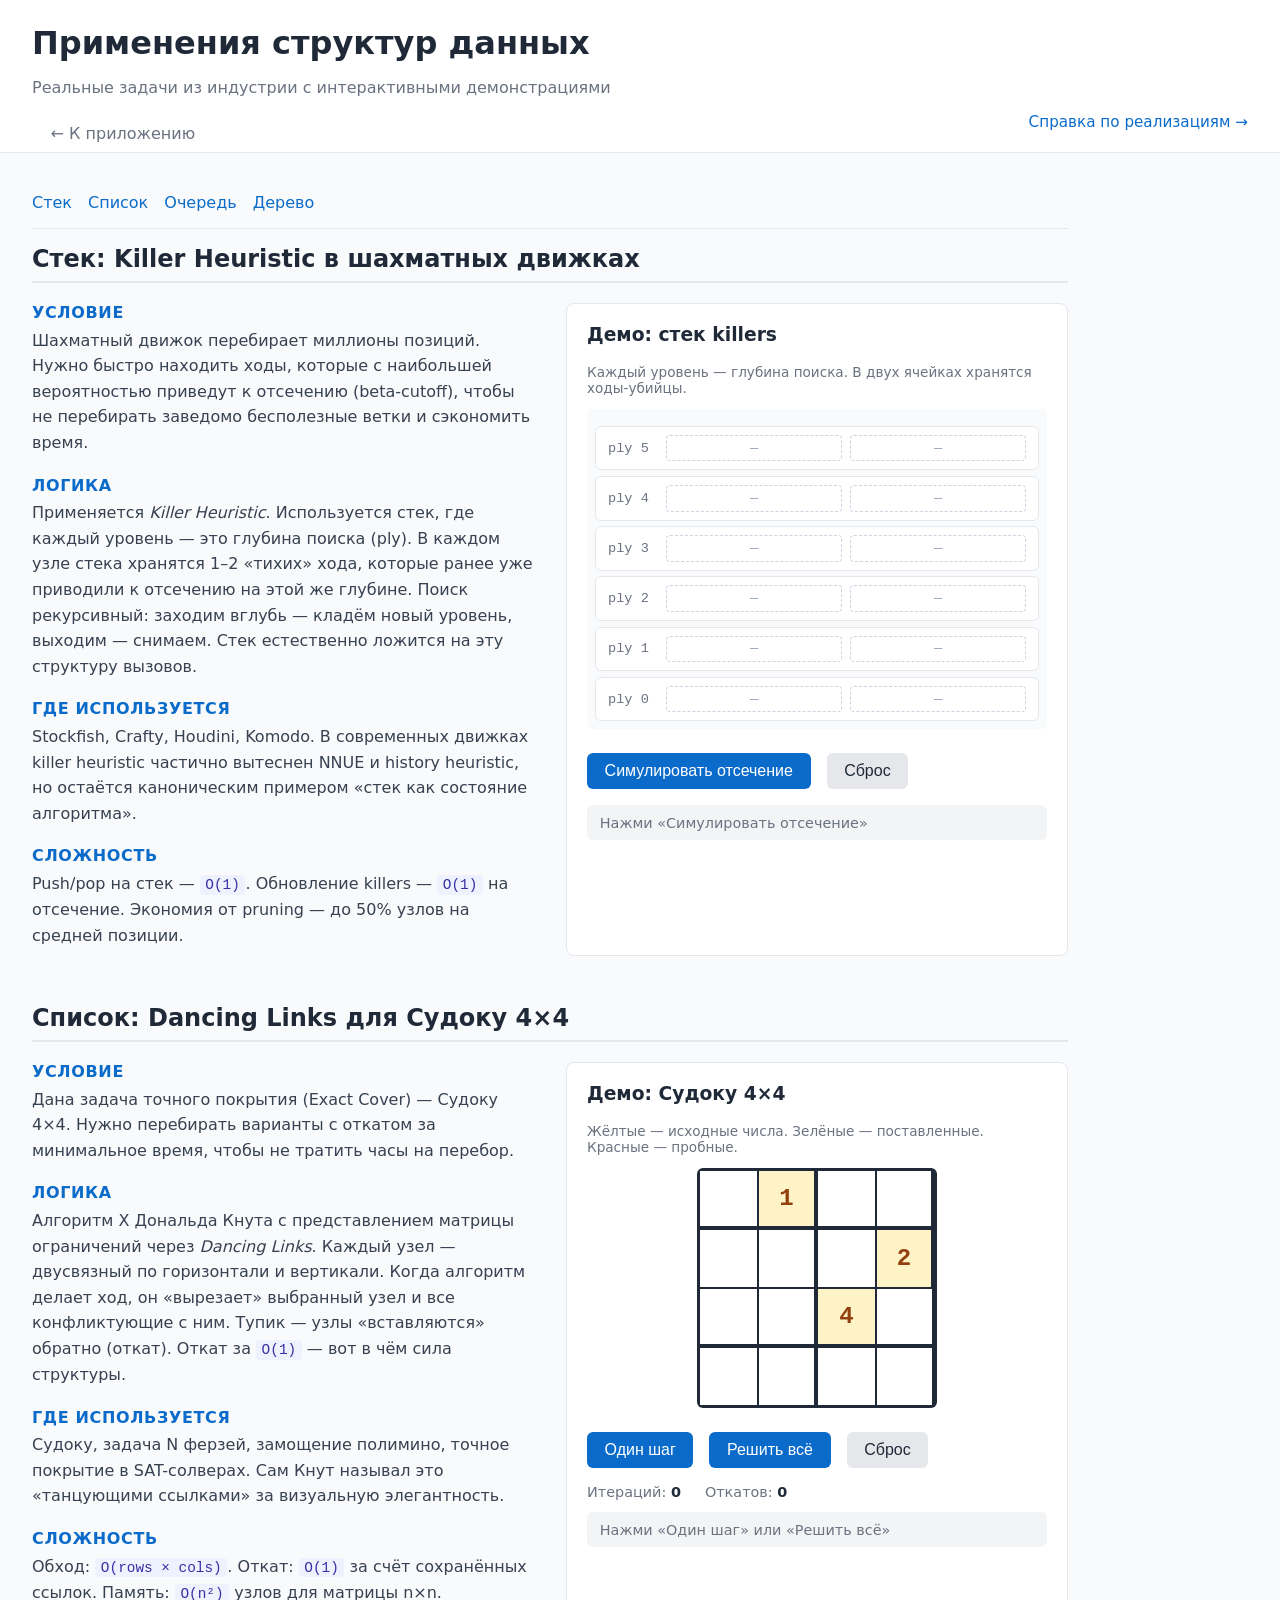
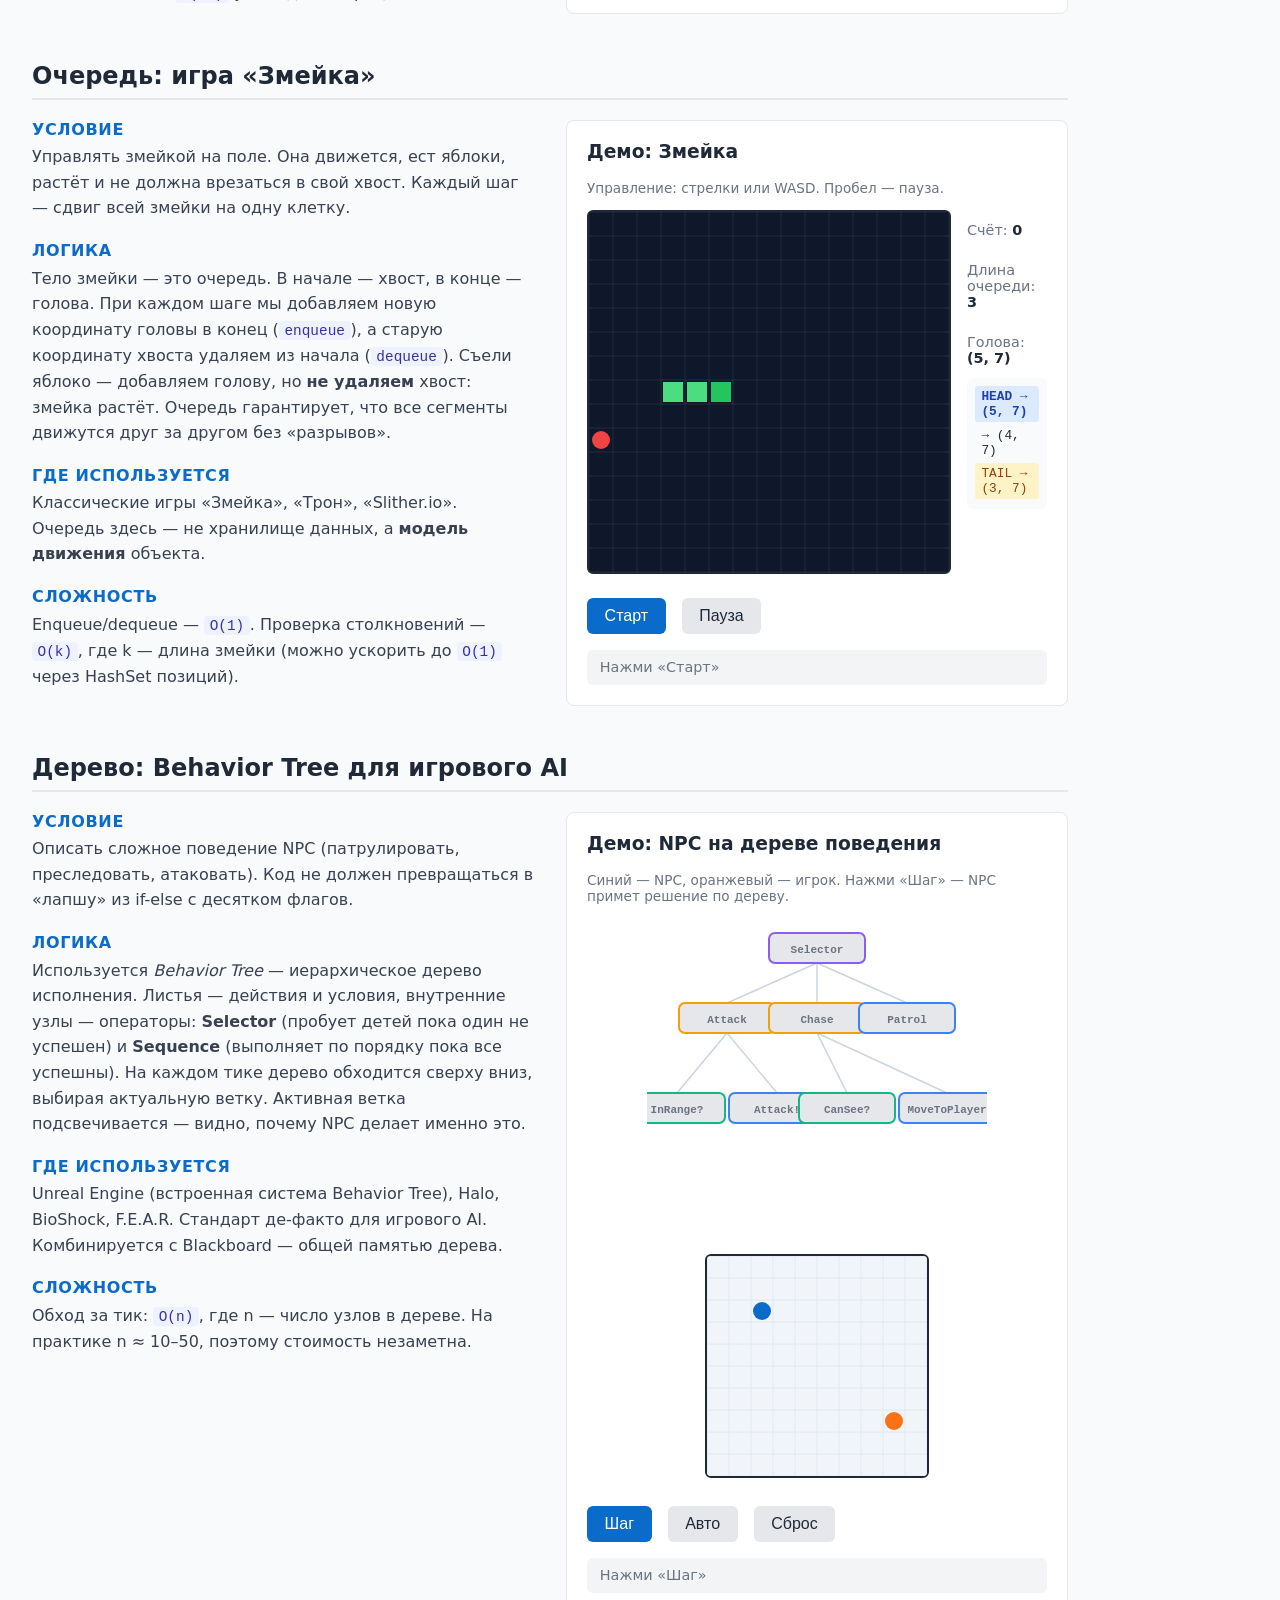
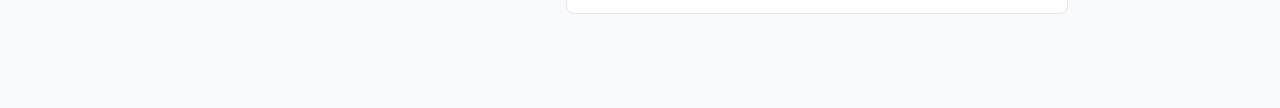
<file: Lab3/LabApp/wwwroot/apply.html>
﻿<!DOCTYPE html>
<html lang="ru">
<head>
<meta charset="utf-8">
<meta name="viewport" content="width=device-width, initial-scale=1">
<title>LabApp — применения структур</title>
<link rel="stylesheet" href="styles.css">
</head>
<body>
<header>
  <h1>Применения структур данных</h1>
  <p class="muted">Реальные задачи из индустрии с интерактивными демонстрациями</p>
  <div class="tabs-row">
    <nav class="tabs">
      <a class="tab" href="index.html" style="text-decoration:none;">← К приложению</a>
    </nav>
    <div style="display:flex; gap:1.25rem; padding-bottom:0.6rem;">
      <a class="docs-link" href="docs.html">Справка по реализациям →</a>
    </div>
  </div>
</header>

<main>
<nav class="apply-nav">
  <a href="#stack">Стек</a>
  <a href="#list">Список</a>
  <a href="#queue">Очередь</a>
  <a href="#tree">Дерево</a>
</nav>

<!-- ============ STACK ============ -->
<section id="stack" class="apply-section">
  <h2>Стек: Killer Heuristic в шахматных движках</h2>
  <div class="apply-grid">
    <div class="apply-text">
      <h3>Условие</h3>
      <p>Шахматный движок перебирает миллионы позиций. Нужно быстро находить ходы, которые с наибольшей вероятностью приведут к отсечению (beta-cutoff), чтобы не перебирать заведомо бесполезные ветки и сэкономить время.</p>
      <h3>Логика</h3>
      <p>Применяется <i>Killer Heuristic</i>. Используется стек, где каждый уровень — это глубина поиска (ply). В каждом узле стека хранятся 1–2 «тихих» хода, которые ранее уже приводили к отсечению на этой же глубине. Поиск рекурсивный: заходим вглубь — кладём новый уровень, выходим — снимаем. Стек естественно ложится на эту структуру вызовов.</p>
      <h3>Где используется</h3>
      <p>Stockfish, Crafty, Houdini, Komodo. В современных движках killer heuristic частично вытеснен NNUE и history heuristic, но остаётся каноническим примером «стек как состояние алгоритма».</p>
      <h3>Сложность</h3>
      <p>Push/pop на стек — <code>O(1)</code>. Обновление killers — <code>O(1)</code> на отсечение. Экономия от pruning — до 50% узлов на средней позиции.</p>
    </div>
    <div class="apply-demo">
      <h3>Демо: стек killers</h3>
      <p class="muted small">Каждый уровень — глубина поиска. В двух ячейках хранятся ходы-убийцы.</p>
      <div id="stack-visual" class="stack-visual"></div>
      <div class="demo-controls">
        <button id="stack-cutoff">Симулировать отсечение</button>
        <button id="stack-reset" class="secondary">Сброс</button>
      </div>
      <div id="stack-log" class="demo-log">Нажми «Симулировать отсечение»</div>
    </div>
  </div>
</section>

<!-- ============ LIST ============ -->
<section id="list" class="apply-section">
  <h2>Список: Dancing Links для Судоку 4×4</h2>
  <div class="apply-grid">
    <div class="apply-text">
      <h3>Условие</h3>
      <p>Дана задача точного покрытия (Exact Cover) — Судоку 4×4. Нужно перебирать варианты с откатом за минимальное время, чтобы не тратить часы на перебор.</p>
      <h3>Логика</h3>
      <p>Алгоритм X Дональда Кнута с представлением матрицы ограничений через <i>Dancing Links</i>. Каждый узел — двусвязный по горизонтали и вертикали. Когда алгоритм делает ход, он «вырезает» выбранный узел и все конфликтующие с ним. Тупик — узлы «вставляются» обратно (откат). Откат за <code>O(1)</code> — вот в чём сила структуры.</p>
      <h3>Где используется</h3>
      <p>Судоку, задача N ферзей, замощение полимино, точное покрытие в SAT-солверах. Сам Кнут называл это «танцующими ссылками» за визуальную элегантность.</p>
      <h3>Сложность</h3>
      <p>Обход: <code>O(rows × cols)</code>. Откат: <code>O(1)</code> за счёт сохранённых ссылок. Память: <code>O(n²)</code> узлов для матрицы n×n.</p>
    </div>
    <div class="apply-demo">
      <h3>Демо: Судоку 4×4</h3>
      <p class="muted small">Жёлтые — исходные числа. Зелёные — поставленные. Красные — пробные.</p>
      <div id="sudoku-grid" class="sudoku-grid"></div>
      <div class="demo-controls">
        <button id="sudoku-step">Один шаг</button>
        <button id="sudoku-solve">Решить всё</button>
        <button id="sudoku-reset" class="secondary">Сброс</button>
      </div>
      <div class="demo-stats">
        <span>Итераций: <b id="sudoku-iter">0</b></span>
        <span>Откатов: <b id="sudoku-back">0</b></span>
      </div>
      <div id="sudoku-log" class="demo-log">Нажми «Один шаг»</div>
    </div>
  </div>
</section>

<!-- ============ QUEUE ============ -->
<section id="queue" class="apply-section">
  <h2>Очередь: игра «Змейка»</h2>
  <div class="apply-grid">
    <div class="apply-text">
      <h3>Условие</h3>
      <p>Управлять змейкой на поле. Она движется, ест яблоки, растёт и не должна врезаться в свой хвост. Каждый шаг — сдвиг всей змейки на одну клетку.</p>
      <h3>Логика</h3>
      <p>Тело змейки — это очередь. В начале — хвост, в конце — голова. При каждом шаге мы добавляем новую координату головы в конец (<code>enqueue</code>), а старую координату хвоста удаляем из начала (<code>dequeue</code>). Съели яблоко — добавляем голову, но <b>не удаляем</b> хвост: змейка растёт. Очередь гарантирует, что все сегменты движутся друг за другом без «разрывов».</p>
      <h3>Где используется</h3>
      <p>Классические игры «Змейка», «Трон», «Slither.io». Очередь здесь — не хранилище данных, а <b>модель движения</b> объекта.</p>
      <h3>Сложность</h3>
      <p>Enqueue/dequeue — <code>O(1)</code>. Проверка столкновений — <code>O(k)</code>, где k — длина змейки (можно ускорить до <code>O(1)</code> через HashSet позиций).</p>
    </div>
    <div class="apply-demo">
      <h3>Демо: Змейка</h3>
      <p class="muted small">Управление: стрелки или WASD. Пробел — пауза.</p>
      <div class="snake-wrap">
        <canvas id="snake-canvas" width="360" height="360"></canvas>
        <div class="snake-side">
          <div class="demo-stats" style="flex-direction:column; align-items:flex-start;">
            <span>Счёт: <b id="snake-score">0</b></span>
            <span>Длина очереди: <b id="snake-len">3</b></span>
            <span>Голова: <b id="snake-head">—</b></span>
          </div>
          <div id="snake-queue" class="queue-view"></div>
        </div>
      </div>
      <div class="demo-controls">
        <button id="snake-start">Старт</button>
        <button id="snake-pause" class="secondary">Пауза</button>
      </div>
      <div id="snake-log" class="demo-log">Нажми «Старт» и используй стрелки</div>
    </div>
  </div>
</section>

<!-- ============ TREE ============ -->
<section id="tree" class="apply-section">
  <h2>Дерево: Behavior Tree для игрового AI</h2>
  <div class="apply-grid">
    <div class="apply-text">
      <h3>Условие</h3>
      <p>Описать сложное поведение NPC (патрулировать, преследовать, атаковать). Код не должен превращаться в «лапшу» из if-else с десятком флагов.</p>
      <h3>Логика</h3>
      <p>Используется <i>Behavior Tree</i> — иерархическое дерево исполнения. Листья — действия и условия, внутренние узлы — операторы: <b>Selector</b> (пробует детей пока один не успешен) и <b>Sequence</b> (выполняет по порядку пока все успешны). На каждом тике дерево обходится сверху вниз, выбирая актуальную ветку. Активная ветка подсвечивается — видно, почему NPC делает именно это.</p>
      <h3>Где используется</h3>
      <p>Unreal Engine (встроенная система Behavior Tree), Halo, BioShock, F.E.A.R. Стандарт де-факто для игрового AI. Комбинируется с Blackboard — общей памятью дерева.</p>
      <h3>Сложность</h3>
      <p>Обход за тик: <code>O(n)</code>, где n — число узлов в дереве. На практике n ≈ 10–50, поэтому стоимость незаметна.</p>
    </div>
    <div class="apply-demo">
      <h3>Демо: NPC на дереве поведения</h3>
      <p class="muted small">Синий — NPC, оранжевый — игрок. Нажми «Шаг» — NPC примет решение по дереву.</p>
      <div class="bt-wrap">
        <div class="bt-tree">
          <svg id="bt-svg" width="340" height="320"></svg>
        </div>
        <div class="bt-world">
          <canvas id="bt-canvas" width="220" height="220"></canvas>
        </div>
      </div>
      <div class="demo-controls">
        <button id="bt-step">Шаг</button>
        <button id="bt-auto" class="secondary">Авто</button>
        <button id="bt-reset" class="secondary">Сброс</button>
      </div>
      <div id="bt-log" class="demo-log">Нажми «Шаг»</div>
    </div>
  </div>
</section>

</main>
<script src="apply.js"></script>
</body>
</html>
</file>
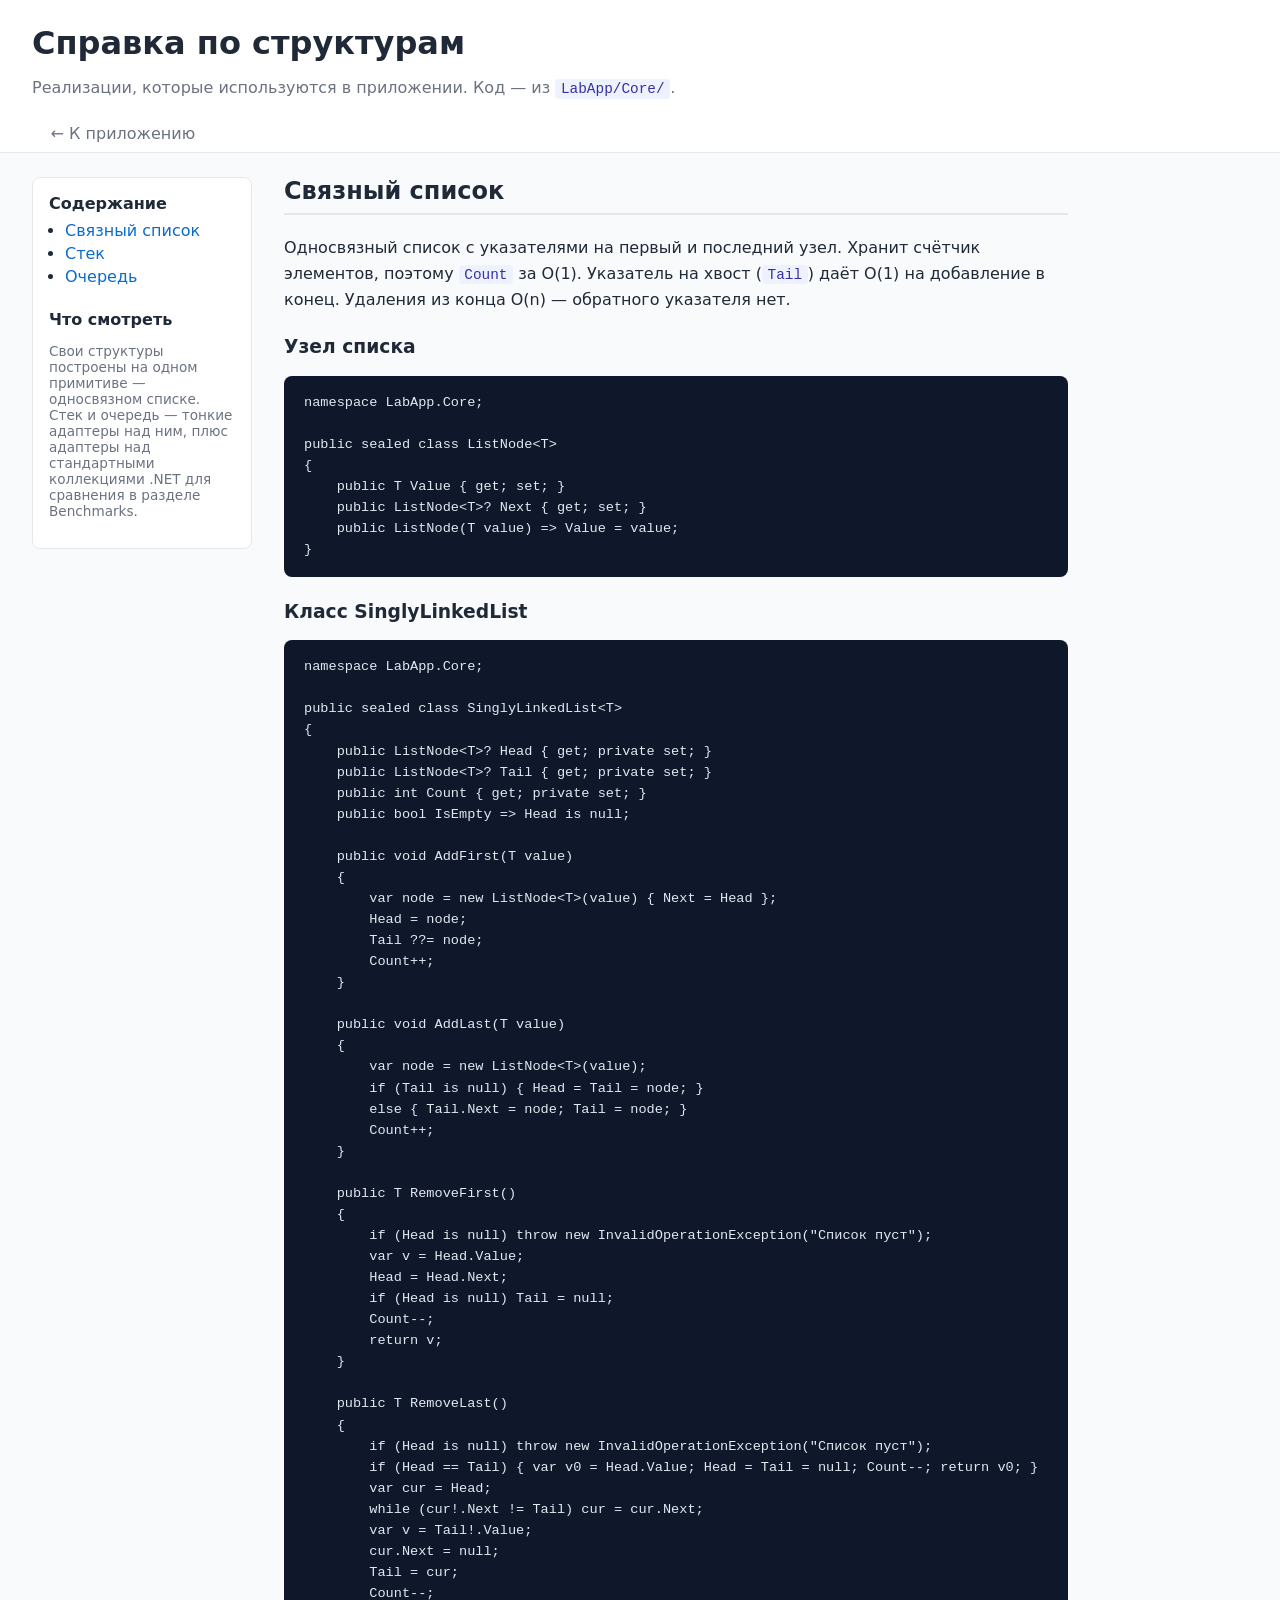
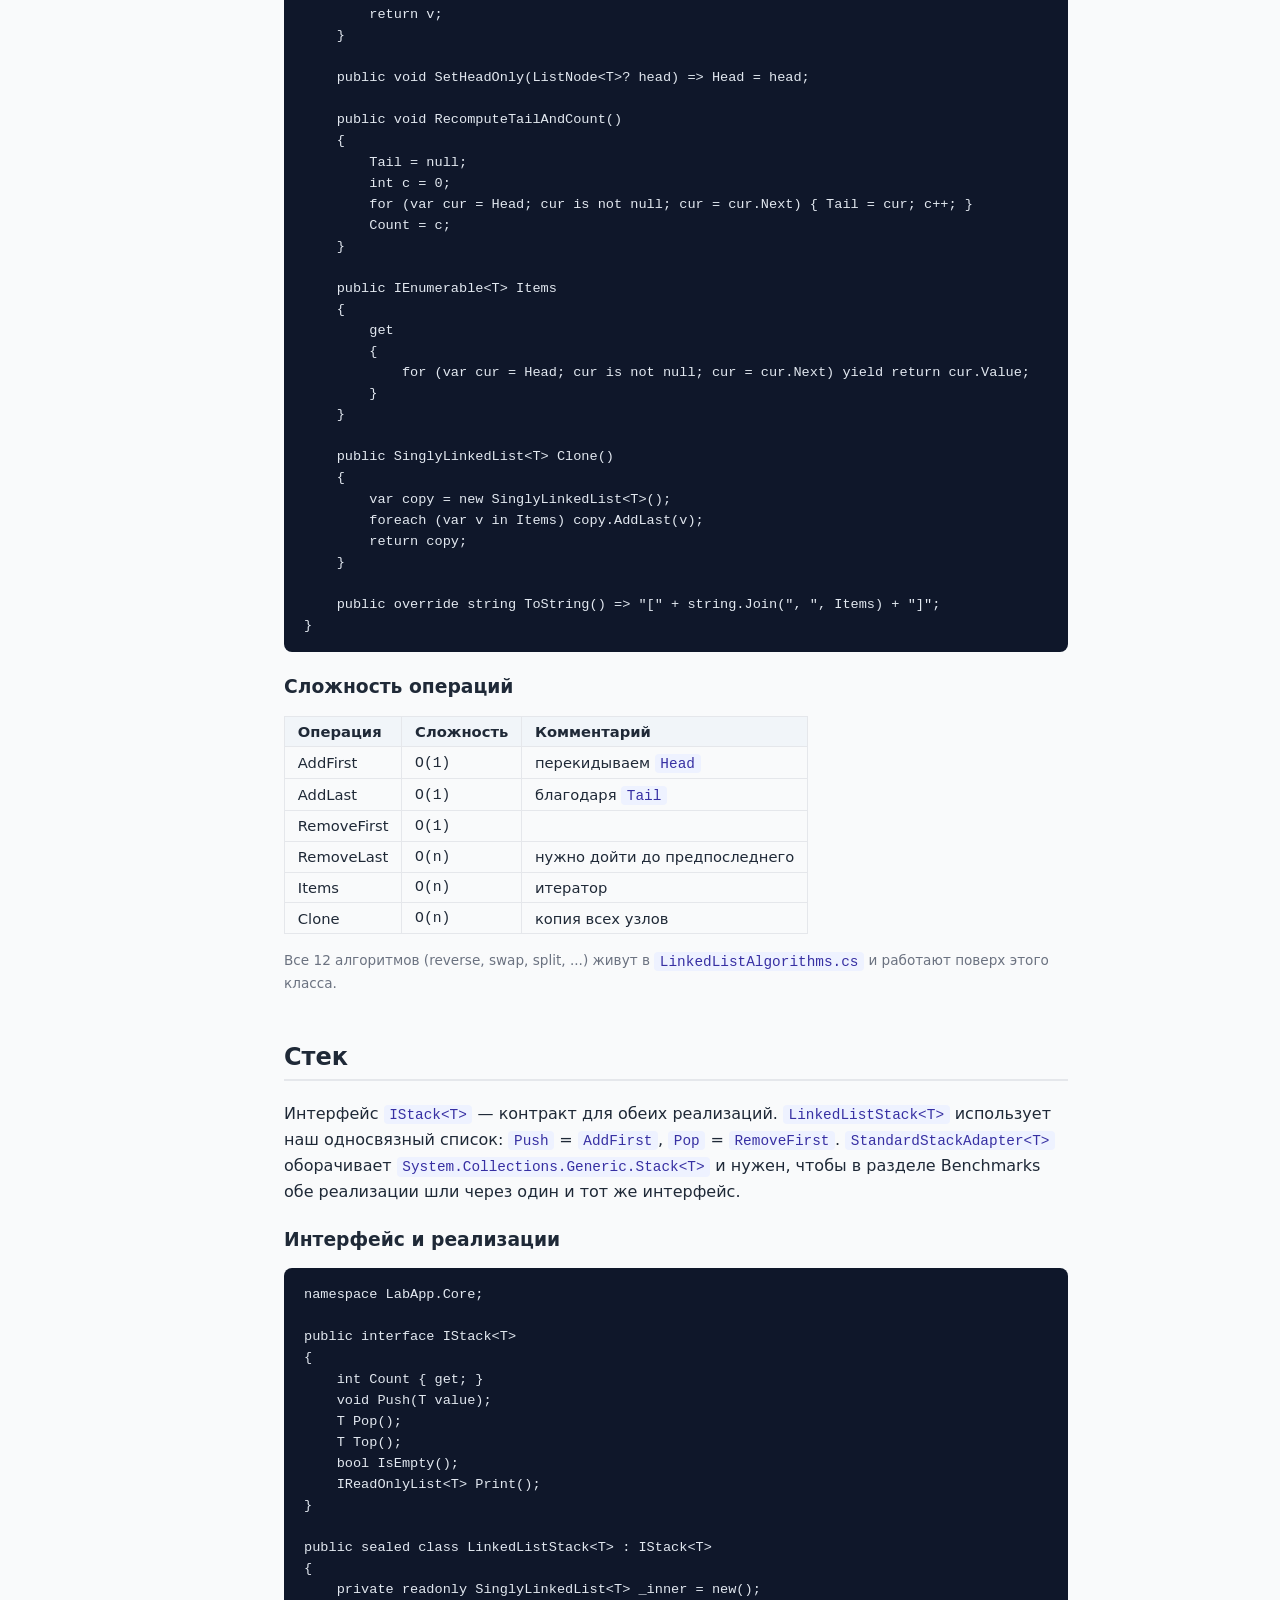
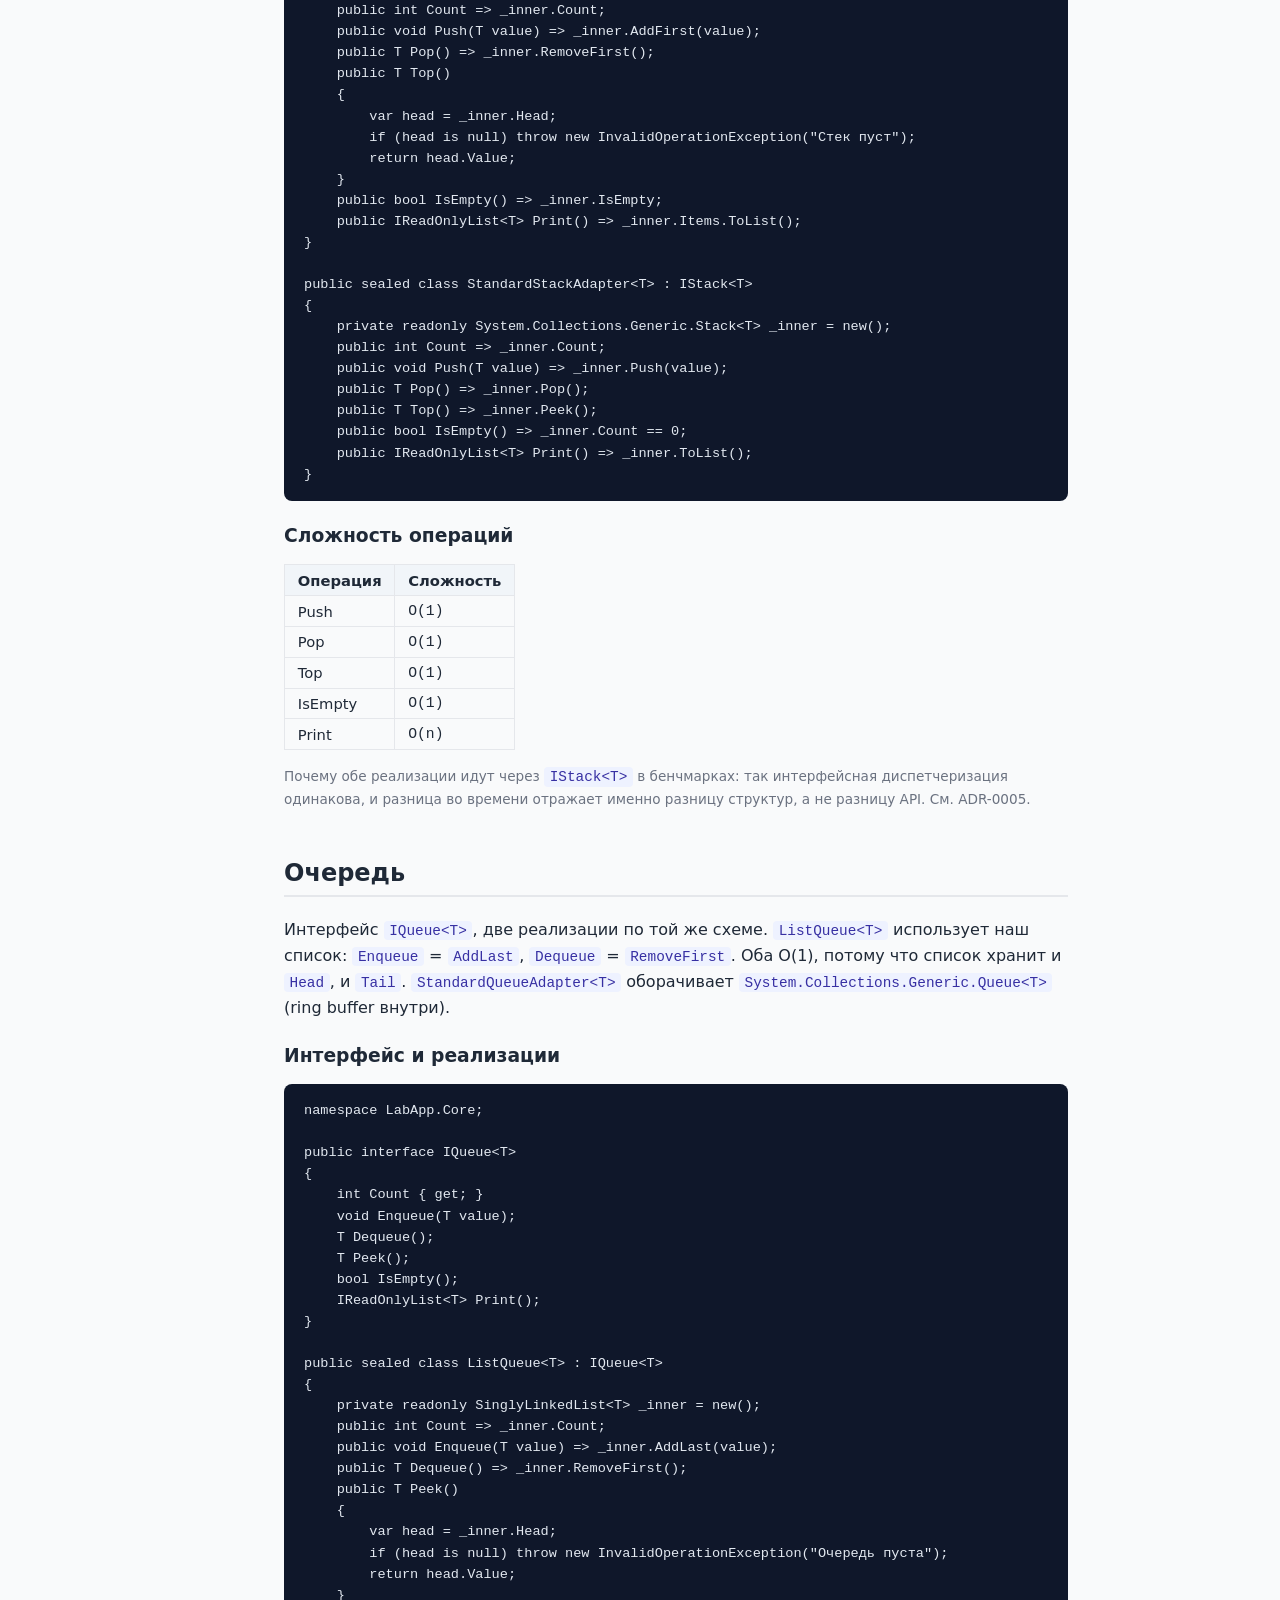
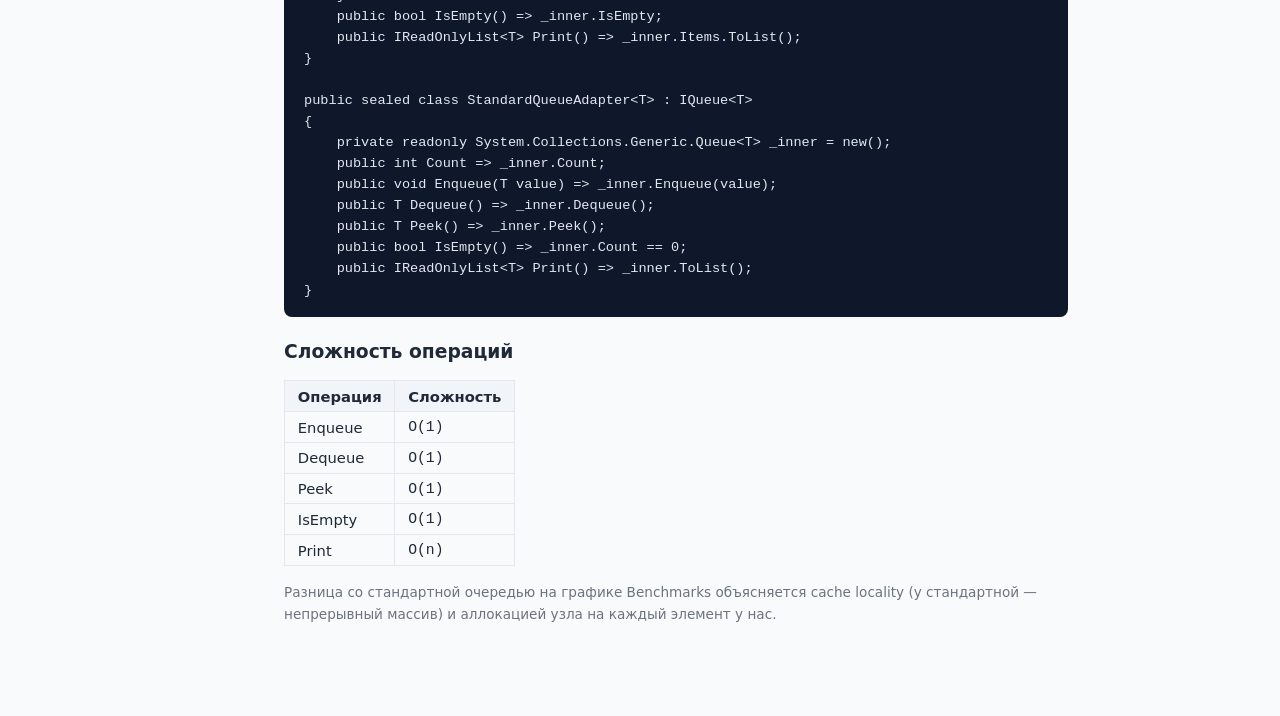
<file: Lab3/LabApp/wwwroot/docs.html>
﻿<!DOCTYPE html>
<html lang="ru">
<head>
<meta charset="utf-8">
<meta name="viewport" content="width=device-width, initial-scale=1">
<title>LabApp — справка по структурам</title>
<link rel="stylesheet" href="styles.css">
</head>
<body>
<header>
  <h1>Справка по структурам</h1>
  <p class="muted">Реализации, которые используются в приложении. Код — из <code>LabApp/Core/</code>.</p>
  <div class="tabs-row">
    <nav class="tabs">
      <a class="tab" href="index.html" style="text-decoration:none;">← К приложению</a>
    </nav>
  </div>
</header>

<main>
<div class="docs-layout">
  <aside class="docs-toc">
    <h3>Содержание</h3>
    <ul>
      <li><a href="#list">Связный список</a></li>
      <li><a href="#stack">Стек</a></li>
      <li><a href="#queue">Очередь</a></li>
    </ul>
    <h3 style="margin-top:1.5rem;">Что смотреть</h3>
    <p class="muted small">
      Свои структуры построены на одном примитиве — односвязном списке.
      Стек и очередь — тонкие адаптеры над ним, плюс адаптеры над стандартными
      коллекциями .NET для сравнения в разделе Benchmarks.
    </p>
  </aside>

  <article class="docs-content">

    <!-- ============ СВЯЗНЫЙ СПИСОК ============ -->
    <section id="list">
      <h2>Связный список</h2>
      <p>
        Односвязный список с указателями на первый и последний узел.
        Хранит счётчик элементов, поэтому <code>Count</code> за O(1).
        Указатель на хвост (<code>Tail</code>) даёт O(1) на добавление в конец.
        Удаления из конца O(n) — обратного указателя нет.
      </p>

      <h3>Узел списка</h3>
      <pre class="code-block"><code>namespace LabApp.Core;

public sealed class ListNode&lt;T&gt;
{
    public T Value { get; set; }
    public ListNode&lt;T&gt;? Next { get; set; }
    public ListNode(T value) =&gt; Value = value;
}</code></pre>

      <h3>Класс SinglyLinkedList</h3>
      <pre class="code-block"><code>namespace LabApp.Core;

public sealed class SinglyLinkedList&lt;T&gt;
{
    public ListNode&lt;T&gt;? Head { get; private set; }
    public ListNode&lt;T&gt;? Tail { get; private set; }
    public int Count { get; private set; }
    public bool IsEmpty =&gt; Head is null;

    public void AddFirst(T value)
    {
        var node = new ListNode&lt;T&gt;(value) { Next = Head };
        Head = node;
        Tail ??= node;
        Count++;
    }

    public void AddLast(T value)
    {
        var node = new ListNode&lt;T&gt;(value);
        if (Tail is null) { Head = Tail = node; }
        else { Tail.Next = node; Tail = node; }
        Count++;
    }

    public T RemoveFirst()
    {
        if (Head is null) throw new InvalidOperationException(&quot;Список пуст&quot;);
        var v = Head.Value;
        Head = Head.Next;
        if (Head is null) Tail = null;
        Count--;
        return v;
    }

    public T RemoveLast()
    {
        if (Head is null) throw new InvalidOperationException(&quot;Список пуст&quot;);
        if (Head == Tail) { var v0 = Head.Value; Head = Tail = null; Count--; return v0; }
        var cur = Head;
        while (cur!.Next != Tail) cur = cur.Next;
        var v = Tail!.Value;
        cur.Next = null;
        Tail = cur;
        Count--;
        return v;
    }

    public void SetHeadOnly(ListNode&lt;T&gt;? head) =&gt; Head = head;

    public void RecomputeTailAndCount()
    {
        Tail = null;
        int c = 0;
        for (var cur = Head; cur is not null; cur = cur.Next) { Tail = cur; c++; }
        Count = c;
    }

    public IEnumerable&lt;T&gt; Items
    {
        get
        {
            for (var cur = Head; cur is not null; cur = cur.Next) yield return cur.Value;
        }
    }

    public SinglyLinkedList&lt;T&gt; Clone()
    {
        var copy = new SinglyLinkedList&lt;T&gt;();
        foreach (var v in Items) copy.AddLast(v);
        return copy;
    }

    public override string ToString() =&gt; &quot;[&quot; + string.Join(&quot;, &quot;, Items) + &quot;]&quot;;
}</code></pre>

      <h3>Сложность операций</h3>
      <table class="complexity">
        <thead><tr><th>Операция</th><th>Сложность</th><th>Комментарий</th></tr></thead>
        <tbody>
          <tr><td>AddFirst</td><td>O(1)</td><td>перекидываем <code>Head</code></td></tr>
          <tr><td>AddLast</td><td>O(1)</td><td>благодаря <code>Tail</code></td></tr>
          <tr><td>RemoveFirst</td><td>O(1)</td><td></td></tr>
          <tr><td>RemoveLast</td><td>O(n)</td><td>нужно дойти до предпоследнего</td></tr>
          <tr><td>Items</td><td>O(n)</td><td>итератор</td></tr>
          <tr><td>Clone</td><td>O(n)</td><td>копия всех узлов</td></tr>
        </tbody>
      </table>

      <p class="muted small">
        Все 12 алгоритмов (reverse, swap, split, ...) живут в
        <code>LinkedListAlgorithms.cs</code> и работают поверх этого класса.
      </p>
    </section>

    <!-- ============ СТЕК ============ -->
    <section id="stack">
      <h2>Стек</h2>
      <p>
        Интерфейс <code>IStack&lt;T&gt;</code> — контракт для обеих реализаций.
        <code>LinkedListStack&lt;T&gt;</code> использует наш односвязный список:
        <code>Push</code> = <code>AddFirst</code>, <code>Pop</code> = <code>RemoveFirst</code>.
        <code>StandardStackAdapter&lt;T&gt;</code> оборачивает <code>System.Collections.Generic.Stack&lt;T&gt;</code>
        и нужен, чтобы в разделе Benchmarks обе реализации шли через один и тот же интерфейс.
      </p>

      <h3>Интерфейс и реализации</h3>
      <pre class="code-block"><code>namespace LabApp.Core;

public interface IStack&lt;T&gt;
{
    int Count { get; }
    void Push(T value);
    T Pop();
    T Top();
    bool IsEmpty();
    IReadOnlyList&lt;T&gt; Print();
}

public sealed class LinkedListStack&lt;T&gt; : IStack&lt;T&gt;
{
    private readonly SinglyLinkedList&lt;T&gt; _inner = new();
    public int Count =&gt; _inner.Count;
    public void Push(T value) =&gt; _inner.AddFirst(value);
    public T Pop() =&gt; _inner.RemoveFirst();
    public T Top()
    {
        var head = _inner.Head;
        if (head is null) throw new InvalidOperationException(&quot;Стек пуст&quot;);
        return head.Value;
    }
    public bool IsEmpty() =&gt; _inner.IsEmpty;
    public IReadOnlyList&lt;T&gt; Print() =&gt; _inner.Items.ToList();
}

public sealed class StandardStackAdapter&lt;T&gt; : IStack&lt;T&gt;
{
    private readonly System.Collections.Generic.Stack&lt;T&gt; _inner = new();
    public int Count =&gt; _inner.Count;
    public void Push(T value) =&gt; _inner.Push(value);
    public T Pop() =&gt; _inner.Pop();
    public T Top() =&gt; _inner.Peek();
    public bool IsEmpty() =&gt; _inner.Count == 0;
    public IReadOnlyList&lt;T&gt; Print() =&gt; _inner.ToList();
}</code></pre>

      <h3>Сложность операций</h3>
      <table class="complexity">
        <thead><tr><th>Операция</th><th>Сложность</th></tr></thead>
        <tbody>
          <tr><td>Push</td><td>O(1)</td></tr>
          <tr><td>Pop</td><td>O(1)</td></tr>
          <tr><td>Top</td><td>O(1)</td></tr>
          <tr><td>IsEmpty</td><td>O(1)</td></tr>
          <tr><td>Print</td><td>O(n)</td></tr>
        </tbody>
      </table>

      <p class="muted small">
        Почему обе реализации идут через <code>IStack&lt;T&gt;</code> в бенчмарках:
        так интерфейсная диспетчеризация одинакова, и разница во времени отражает
        именно разницу структур, а не разницу API. См. ADR-0005.
      </p>
    </section>

    <!-- ============ ОЧЕРЕДЬ ============ -->
    <section id="queue">
      <h2>Очередь</h2>
      <p>
        Интерфейс <code>IQueue&lt;T&gt;</code>, две реализации по той же схеме.
        <code>ListQueue&lt;T&gt;</code> использует наш список:
        <code>Enqueue</code> = <code>AddLast</code>, <code>Dequeue</code> = <code>RemoveFirst</code>.
        Оба O(1), потому что список хранит и <code>Head</code>, и <code>Tail</code>.
        <code>StandardQueueAdapter&lt;T&gt;</code> оборачивает
        <code>System.Collections.Generic.Queue&lt;T&gt;</code> (ring buffer внутри).
      </p>

      <h3>Интерфейс и реализации</h3>
      <pre class="code-block"><code>namespace LabApp.Core;

public interface IQueue&lt;T&gt;
{
    int Count { get; }
    void Enqueue(T value);
    T Dequeue();
    T Peek();
    bool IsEmpty();
    IReadOnlyList&lt;T&gt; Print();
}

public sealed class ListQueue&lt;T&gt; : IQueue&lt;T&gt;
{
    private readonly SinglyLinkedList&lt;T&gt; _inner = new();
    public int Count =&gt; _inner.Count;
    public void Enqueue(T value) =&gt; _inner.AddLast(value);
    public T Dequeue() =&gt; _inner.RemoveFirst();
    public T Peek()
    {
        var head = _inner.Head;
        if (head is null) throw new InvalidOperationException(&quot;Очередь пуста&quot;);
        return head.Value;
    }
    public bool IsEmpty() =&gt; _inner.IsEmpty;
    public IReadOnlyList&lt;T&gt; Print() =&gt; _inner.Items.ToList();
}

public sealed class StandardQueueAdapter&lt;T&gt; : IQueue&lt;T&gt;
{
    private readonly System.Collections.Generic.Queue&lt;T&gt; _inner = new();
    public int Count =&gt; _inner.Count;
    public void Enqueue(T value) =&gt; _inner.Enqueue(value);
    public T Dequeue() =&gt; _inner.Dequeue();
    public T Peek() =&gt; _inner.Peek();
    public bool IsEmpty() =&gt; _inner.Count == 0;
    public IReadOnlyList&lt;T&gt; Print() =&gt; _inner.ToList();
}</code></pre>

      <h3>Сложность операций</h3>
      <table class="complexity">
        <thead><tr><th>Операция</th><th>Сложность</th></tr></thead>
        <tbody>
          <tr><td>Enqueue</td><td>O(1)</td></tr>
          <tr><td>Dequeue</td><td>O(1)</td></tr>
          <tr><td>Peek</td><td>O(1)</td></tr>
          <tr><td>IsEmpty</td><td>O(1)</td></tr>
          <tr><td>Print</td><td>O(n)</td></tr>
        </tbody>
      </table>

      <p class="muted small">
        Разница со стандартной очередью на графике Benchmarks объясняется
        cache locality (у стандартной — непрерывный массив) и аллокацией узла
        на каждый элемент у нас.
      </p>
    </section>

  </article>
</div>
</main>
</body>
</html>
</file>
<file: Lab3/LabApp/wwwroot/styles.css>
﻿:root {
  --fg: #1f2937;
  --muted: #6b7280;
  --accent: #0b6bcb;
  --bg: #f9fafb;
  --card: #ffffff;
  --line: #e5e7eb;
}
* { box-sizing: border-box; }
body {
  font-family: system-ui, -apple-system, "Segoe UI", Roboto, sans-serif;
  color: var(--fg);
  background: var(--bg);
  margin: 0;
  padding: 0;
}
header {
  background: var(--card);
  border-bottom: 1px solid var(--line);
  padding: 1.5rem 2rem 0;
}
header h1 { margin: 0 0 .25rem; }
.muted { color: var(--muted); }
.small { font-size: 0.85rem; }

.tabs {
  display: flex;
  gap: .25rem;
  margin-top: 1rem;
}
.tab {
  background: transparent;
  border: 1px solid transparent;
  border-bottom: none;
  padding: .6rem 1.1rem;
  cursor: pointer;
  font-size: 1rem;
  color: var(--muted);
  border-radius: 6px 6px 0 0;
}
.tab:hover { color: var(--fg); }
.tab.active {
  color: var(--fg);
  background: var(--bg);
  border-color: var(--line);
  font-weight: 600;
  position: relative;
  bottom: -1px;
}

main { padding: 1.5rem 2rem 3rem; max-width: 1100px; }
.panel { display: none; }
.panel.active { display: block; }

h2 { margin-top: 0; }
input[type="text"], textarea, select {
  font-family: inherit;
  font-size: 1rem;
  padding: .5rem .75rem;
  border: 1px solid var(--line);
  border-radius: 6px;
  background: var(--card);
}
textarea { width: 100%; resize: vertical; }
input[type="text"] { min-width: 280px; }
label { display: block; margin: .75rem 0; }
button {
  background: var(--accent);
  color: white;
  border: none;
  padding: .55rem 1.1rem;
  font-size: 1rem;
  border-radius: 6px;
  cursor: pointer;
  margin-top: .5rem;
}
button:hover { filter: brightness(0.95); }
button + button { margin-left: .5rem; }

.output {
  margin-top: 1rem;
  padding: 1rem;
  background: var(--card);
  border: 1px solid var(--line);
  border-radius: 8px;
  min-height: 2.5rem;
}

.trace { width: 100%; border-collapse: collapse; font-size: 0.92rem; }
.trace th, .trace td { border-bottom: 1px solid var(--line); padding: .35rem .5rem; text-align: left; }
.trace th { color: var(--muted); font-weight: 500; }

.timing { color: var(--muted); font-size: .9rem; margin-bottom: .5rem; }
.final { margin: .5rem 0; }

code {
  background: #eef2ff;
  color: #3730a3;
  padding: .1rem .35rem;
  border-radius: 4px;
  font-size: .9rem;
}

.chart-wrap {
  margin-top: 1rem;
  background: var(--card);
  padding: 1rem;
  border: 1px solid var(--line);
  border-radius: 8px;
  height: 420px;
}
.row { display: flex; gap: .5rem; flex-wrap: wrap; }
.tree-svg svg { max-width: 100%; }
/* ---- tabs-row + ссылка на справку ---- */
.tabs-row {
  display: flex;
  justify-content: space-between;
  align-items: flex-end;
  margin-top: 1rem;
}
.tabs-row .tabs { margin-top: 0; }
.docs-link {
  color: var(--accent);
  text-decoration: none;
  font-size: 0.95rem;
  padding-bottom: 0.6rem;
  border-bottom: 2px solid transparent;
}
.docs-link:hover { border-bottom-color: var(--accent); }

/* ---- страница справки ---- */
.docs-layout {
  display: grid;
  grid-template-columns: 220px 1fr;
  gap: 2rem;
  max-width: 1200px;
}
@media (max-width: 800px) {
  .docs-layout { grid-template-columns: 1fr; }
  .docs-toc { position: static !important; }
}
.docs-toc {
  position: sticky;
  top: 1.5rem;
  align-self: start;
  padding: 1rem;
  background: var(--card);
  border: 1px solid var(--line);
  border-radius: 8px;
}
.docs-toc h3 { margin: 0 0 .5rem; font-size: 1rem; }
.docs-toc ul { margin: 0; padding: 0 0 0 1rem; }
.docs-toc li { margin: .25rem 0; }
.docs-toc a { color: var(--accent); text-decoration: none; }
.docs-toc a:hover { text-decoration: underline; }

.docs-content section { margin-bottom: 3rem; }
.docs-content section h2 {
  border-bottom: 2px solid var(--line);
  padding-bottom: .5rem;
  margin-top: 0;
}
.docs-content h3 {
  margin-top: 1.5rem;
  color: var(--fg);
}
.docs-content p { line-height: 1.6; }

.code-block {
  background: #0f172a;
  color: #e2e8f0;
  padding: 1rem 1.25rem;
  border-radius: 8px;
  overflow-x: auto;
  font-family: "Cascadia Code", "Fira Code", Consolas, monospace;
  font-size: 0.85rem;
  line-height: 1.55;
  margin: 1rem 0;
}
.code-block code { background: none; color: inherit; padding: 0; font-size: inherit; }

.complexity {
  border-collapse: collapse;
  margin: 1rem 0;
  font-size: 0.92rem;
}
.complexity th, .complexity td {
  border: 1px solid var(--line);
  padding: .4rem .8rem;
  text-align: left;
}
.complexity th { background: #f1f5f9; font-weight: 600; }
.complexity td:nth-child(2) { font-family: Consolas, monospace; }
/* ---- Задачки / Примеры ---- */
.task-card {
  background: var(--card);
  border: 1px solid var(--line);
  border-radius: 8px;
  padding: 1.25rem;
  margin-bottom: 1.5rem;
}
.task-card h3 {
  margin-top: 0;
  color: var(--accent);
  font-size: 1.15rem;
}
.task-row {
  display: flex;
  gap: 1.5rem;
  flex-wrap: wrap;
}
.task-col {
  flex: 1;
  min-width: 280px;
}
.task-col strong {
  display: block;
  margin-bottom: .25rem;
  color: var(--fg);
  font-size: 0.95rem;
  text-transform: uppercase;
  letter-spacing: 0.02em;
}
.task-col p {
  margin-top: 0;
  line-height: 1.6;
  color: #374151;
  font-size: 0.95rem;
}
/* ---- Описание задачи в Lists ---- */
.task-desc {
  margin-top: 1.25rem;
  padding: 1rem 1.25rem;
  background: #fefce8;
  border: 1px solid #fde047;
  border-radius: 8px;
  line-height: 1.6;
}
.task-desc h4 {
  margin: 0 0 .75rem;
  color: #854d0e;
  font-size: 1.05rem;
}
.task-desc p { margin: .5rem 0; font-size: 0.95rem; }
.task-desc strong { color: #713f12; }
/* ---- Apply page ---- */
.apply-nav {
  display: flex;
  gap: 1rem;
  padding: 1rem 0;
  margin-bottom: 1rem;
  border-bottom: 1px solid var(--line);
  position: sticky;
  top: 0;
  background: var(--bg);
  z-index: 10;
}
.apply-nav a {
  color: var(--accent);
  text-decoration: none;
  font-weight: 500;
}
.apply-nav a:hover { text-decoration: underline; }

.apply-section { margin-bottom: 3rem; scroll-margin-top: 4rem; }
.apply-section h2 {
  border-bottom: 2px solid var(--line);
  padding-bottom: .5rem;
}

.apply-grid {
  display: grid;
  grid-template-columns: 1fr 1fr;
  gap: 2rem;
  margin-top: 1rem;
}
@media (max-width: 900px) {
  .apply-grid { grid-template-columns: 1fr; }
}

.apply-text h3 {
  margin: 1.25rem 0 .35rem;
  color: var(--accent);
  font-size: 1rem;
  text-transform: uppercase;
  letter-spacing: .04em;
}
.apply-text h3:first-child { margin-top: 0; }
.apply-text p { line-height: 1.6; margin: 0 0 .5rem; color: #374151; }

.apply-demo {
  background: var(--card);
  border: 1px solid var(--line);
  border-radius: 8px;
  padding: 1.25rem;
}
.apply-demo h3 { margin-top: 0; }

.demo-controls { display: flex; gap: .5rem; flex-wrap: wrap; margin: 1rem 0; }
.demo-controls button.secondary {
  background: #e5e7eb;
  color: var(--fg);
}
.demo-controls button.secondary:hover { background: #d1d5db; }

.demo-log {
  margin-top: .75rem;
  padding: .6rem .8rem;
  background: #f3f4f6;
  border-radius: 6px;
  font-size: .9rem;
  color: var(--muted);
  min-height: 2rem;
}
.demo-stats {
  display: flex;
  gap: 1.5rem;
  margin-top: .75rem;
  font-size: .9rem;
  color: var(--muted);
}
.demo-stats b { color: var(--fg); }

/* ---- Stack visual ---- */
.stack-visual {
  display: flex;
  flex-direction: column-reverse;
  gap: .35rem;
  min-height: 320px;
  padding: .5rem;
  background: #f9fafb;
  border-radius: 6px;
}
.stack-level {
  display: flex;
  align-items: center;
  gap: .5rem;
  padding: .5rem .75rem;
  background: white;
  border: 1px solid var(--line);
  border-radius: 6px;
  transition: all .3s ease;
}
.stack-level.active {
  border-color: var(--accent);
  box-shadow: 0 0 0 2px rgba(11, 107, 203, 0.15);
  transform: translateX(4px);
}
.level-label {
  font-family: Consolas, monospace;
  font-size: .85rem;
  color: var(--muted);
  min-width: 50px;
}
.killer {
  flex: 1;
  padding: .3rem .5rem;
  border-radius: 4px;
  text-align: center;
  font-family: Consolas, monospace;
  font-size: .85rem;
  border: 1px dashed #cbd5e1;
  color: #94a3b8;
}
.killer.filled {
  border-style: solid;
  border-color: #3b82f6;
  background: #eff6ff;
  color: #1e40af;
  font-weight: 600;
}
@keyframes pop {
  0% { transform: scale(1); }
  50% { transform: scale(1.08); }
  100% { transform: scale(1); }
}
.killer.fresh { animation: pop .4s ease; }

/* ---- Sudoku ---- */
.sudoku-grid {
  display: grid;
  grid-template-columns: repeat(4, 1fr);
  gap: 2px;
  background: #1f2937;
  padding: 3px;
  border-radius: 6px;
  width: 240px;
  margin: 0 auto;
}
.sudoku-cell {
  aspect-ratio: 1;
  display: flex;
  align-items: center;
  justify-content: center;
  background: white;
  font-size: 1.5rem;
  font-weight: 600;
  font-family: Consolas, monospace;
  transition: background .2s, color .2s;
}
.sudoku-cell.given { background: #fef3c7; color: #92400e; }
.sudoku-cell.placed { background: #d1fae5; color: #065f46; }
.sudoku-cell.trying { background: #fee2e2; color: #991b1b; }
.sudoku-cell.conflict { background: #fca5a5; color: white; }
/* borders for 2x2 boxes */
.sudoku-cell:nth-child(2n) { border-right: 2px solid #1f2937; }
.sudoku-cell:nth-child(n+1):nth-child(-n+4),
.sudoku-cell:nth-child(n+9):nth-child(-n+12) {
  border-bottom: 2px solid #1f2937;
}
.sudoku-grid .sudoku-cell:nth-child(4) { border-right: 3px solid #1f2937; }
.sudoku-grid .sudoku-cell:nth-child(8) { border-right: 3px solid #1f2937; }

/* ---- Snake ---- */
.snake-wrap {
  display: flex;
  gap: 1rem;
  align-items: flex-start;
}
#snake-canvas {
  border: 2px solid #1f2937;
  border-radius: 6px;
  background: #0f172a;
}
.snake-side {
  flex: 1;
  min-width: 0;
}
.queue-view {
  margin-top: .75rem;
  padding: .5rem;
  background: #f9fafb;
  border-radius: 6px;
  font-family: Consolas, monospace;
  font-size: .8rem;
  max-height: 220px;
  overflow-y: auto;
}
.queue-view .qitem {
  padding: .2rem .4rem;
  border-radius: 3px;
  margin-bottom: 2px;
}
.queue-view .qitem.head { background: #dbeafe; color: #1e40af; font-weight: 600; }
.queue-view .qitem.tail { background: #fef3c7; color: #92400e; }

/* ---- Behavior Tree ---- */
.bt-wrap {
  display: flex;
  gap: 1rem;
  align-items: flex-start;
  justify-content: center;
  flex-wrap: wrap;
}
.bt-tree svg { display: block; }
.bt-world canvas {
  border: 2px solid #1f2937;
  border-radius: 6px;
  background: #f1f5f9;
}
.bt-node circle { transition: all .25s ease; }
.bt-node text { pointer-events: none; user-select: none; font-family: Consolas, monospace; }
</file>
